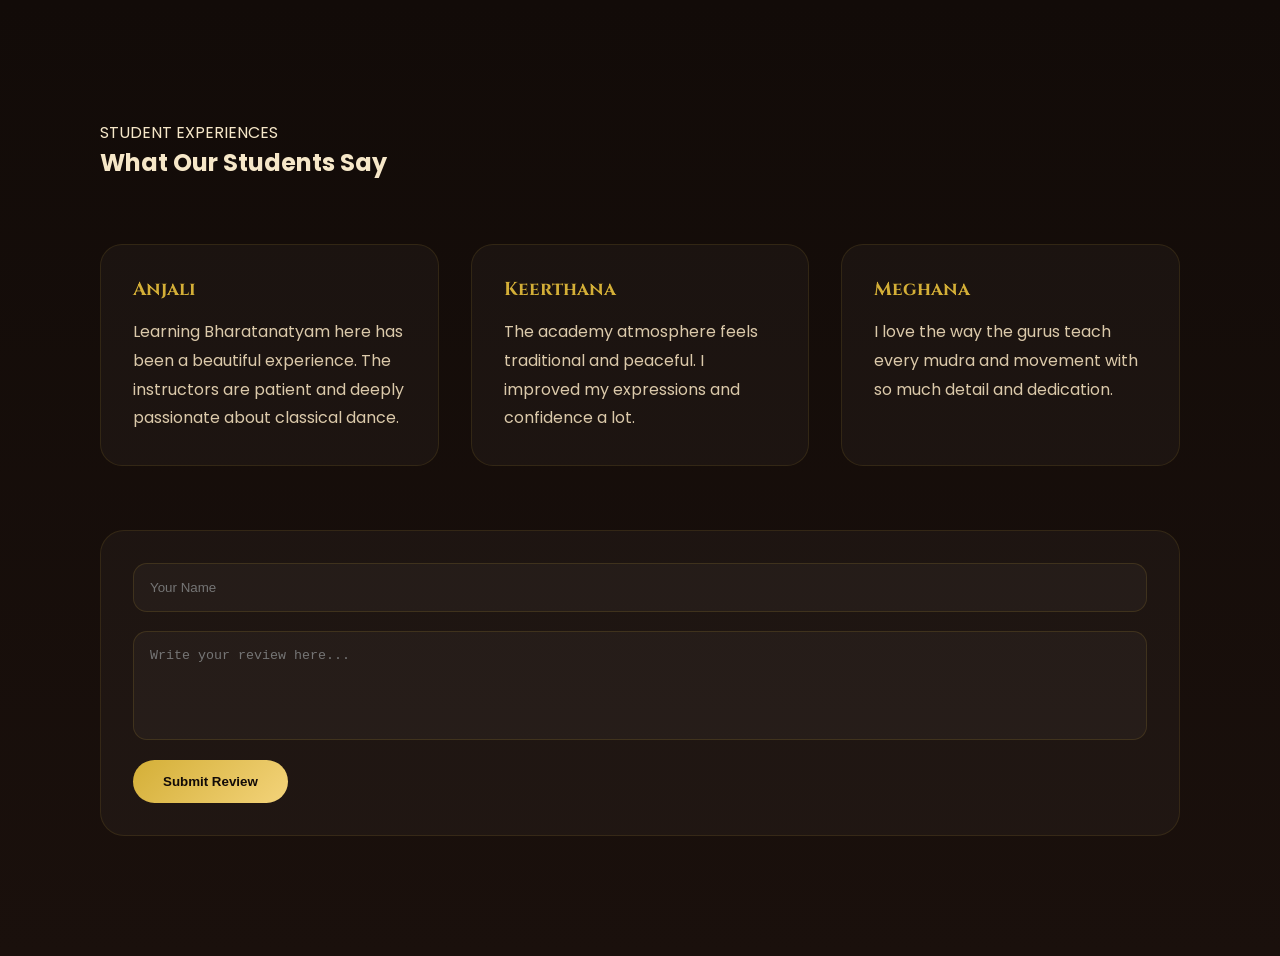
<file: reviews.html>
<!doctype html>
<html lang="en">
  <head>
    <meta charset="UTF-8" />
    <meta name="viewport" content="width=device-width, initial-scale=1.0" />
    <title>Document</title>
    <link rel="stylesheet" href="style.css">
    <link rel="stylesheet" href="css/reviews.css">
  </head>
  <body>
    <section class="reviews-section">
      <div class="container">
        <p class="section-subtitle">STUDENT EXPERIENCES</p>

        <h2 class="section-title">What Our <span>Students Say</span></h2>

        <!-- REVIEW CARDS -->

        <div class="reviews-container" id="reviewsContainer">
          <div class="review-card">
            <h3>Anjali</h3>
            <p>
              Learning Bharatanatyam here has been a beautiful experience. The
              instructors are patient and deeply passionate about classical
              dance.
            </p>
          </div>

          <div class="review-card">
            <h3>Keerthana</h3>
            <p>
              The academy atmosphere feels traditional and peaceful. I improved
              my expressions and confidence a lot.
            </p>
          </div>

          <div class="review-card">
            <h3>Meghana</h3>
            <p>
              I love the way the gurus teach every mudra and movement with so
              much detail and dedication.
            </p>
          </div>
        </div>

        <!-- REVIEW FORM -->

        <div class="review-form">
          <input type="text" id="username" placeholder="Your Name" />

          <textarea
            id="userReview"
            rows="5"
            placeholder="Write your review here..."
          ></textarea>

          <button onclick="addReview()">Submit Review</button>
        </div>
      </div>
    </section>

    <script src="js/reviews.js"></script>
  </body>
</html>
</file>
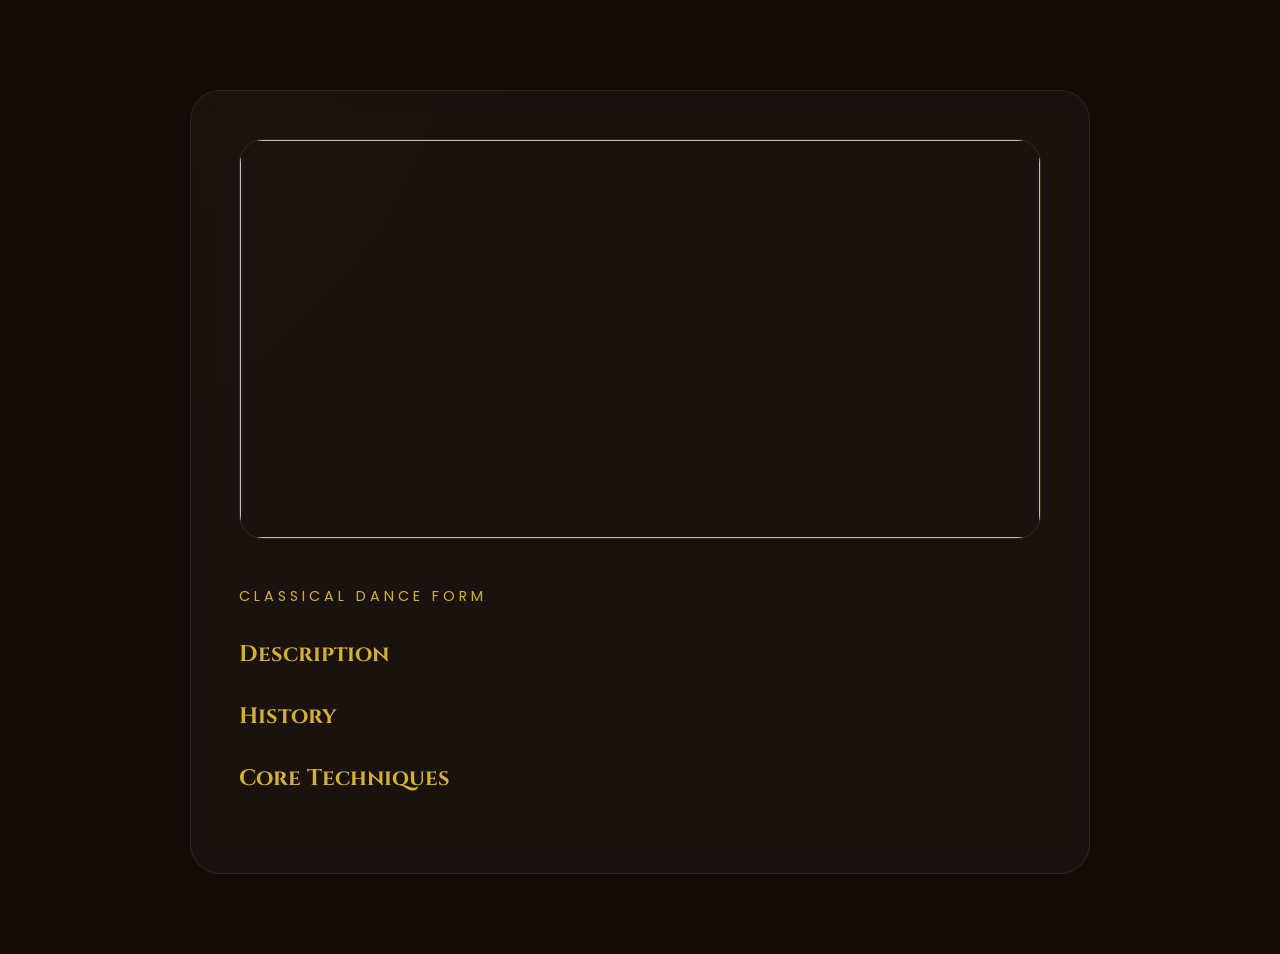
<file: pages/dance-details.html>
<!doctype html>
<html lang="en">
  <head>
    <meta charset="UTF-8" />
    <meta name="viewport" content="width=device-width, initial-scale=1.0" />
    <title>Document</title>
    <link rel="stylesheet" href="../css/style.css" />
    <link rel="stylesheet" href="../css/dance-details.css" />
  </head>
  <body>
    <section class="dance-details-section">
      <div class="container">
        <div class="dance-details-card">
          <!-- IMAGE -->

          <div class="dance-image-wrapper">
            <img id="danceImage" alt="" />
          </div>

          <!-- CONTENT -->

          <div class="dance-content">
            <p class="details-subtitle">CLASSICAL DANCE FORM</p>

            <h1 id="danceTitle"></h1>

            <div class="details-box">
              <h3>Description</h3>
              <p id="danceDescription"></p>
            </div>

            <div class="details-box">
              <h3>History</h3>
              <p id="danceHistory"></p>
            </div>

            <div class="details-box">
              <h3>Core Techniques</h3>
              <p id="danceCoreTechniques"></p>
            </div>
          </div>
        </div>
      </div>
    </section>

    <script type="module" src="../js/dance-details.js"></script>
  </body>
</html>
</file>
<file: style.css>
@import url("https://fonts.googleapis.com/css2?family=Cinzel:wght@400;500;600;700&family=Poppins:wght@300;400;500&display=swap");

* {
  margin: 0;
  padding: 0;
  box-sizing: border-box;
}

html {
  scroll-behavior: smooth;
}

body {
  font-family: "Poppins", sans-serif;
  background: #120b08;
  color: #f6e7c8;
  overflow-x: hidden;
}
</file>
<file: css/reviews.css>
.reviews-section {
  padding: 120px 100px;
  background: linear-gradient(to bottom, #120b08, #1a100c);
}

.reviews-container {
  margin-top: 4rem;
  display: grid;
  grid-template-columns: repeat(auto-fit, minmax(280px, 1fr));
  gap: 2rem;
}

.review-card {
  background: rgba(255, 255, 255, 0.03);
  border: 1px solid rgba(212, 175, 55, 0.12);
  border-radius: 22px;
  padding: 2rem;
  transition: 0.3s;
}

.review-card:hover {
  transform: translateY(-8px);
  border-color: rgba(212, 175, 55, 0.35);
}

.review-card h3 {
  color: #d4af37;
  margin-bottom: 1rem;
  font-family: "Cinzel", serif;
}

.review-card p {
  color: #dbc9aa;
  line-height: 1.8;
}

/* FORM */

.review-form {
  margin-top: 4rem;
  display: flex;
  flex-direction: column;
  gap: 1.2rem;

  background: rgba(255, 255, 255, 0.03);
  border: 1px solid rgba(212, 175, 55, 0.12);
  padding: 2rem;
  border-radius: 24px;
}

.review-form input,
.review-form textarea {
  width: 100%;
  padding: 16px;
  border-radius: 14px;
  border: 1px solid rgba(212, 175, 55, 0.15);
  background: rgba(255, 255, 255, 0.03);
  color: #f6e7c8;
  outline: none;
}

.review-form textarea {
  resize: none;
}

.review-form button {
  width: fit-content;
  padding: 14px 30px;
  border-radius: 40px;
  border: none;
  background: linear-gradient(135deg, #d4af37, #f3d37a);
  color: #120b08;
  font-weight: 600;
  cursor: pointer;
}
</file>
<file: css/style.css>
@import url("https://fonts.googleapis.com/css2?family=Cinzel:wght@400;500;600;700&family=Poppins:wght@300;400;500&display=swap");

* {
  margin: 0;
  padding: 0;
  box-sizing: border-box;
}

html {
  scroll-behavior: smooth;
}

body {
  font-family: "Poppins", sans-serif;
  background: #120b08;
  color: #f6e7c8;
  overflow-x: hidden;
}
</file>
<file: css/dance-details.css>
/* DANCE DETAILS */

.dance-details-section {
  min-height: 100vh;
  padding: 90px 0 80px;

  background:
    linear-gradient(rgba(18, 11, 8, 0.9), rgba(18, 11, 8, 0.92)),
    radial-gradient(
      circle at top left,
      rgba(139, 69, 19, 0.25),
      transparent 35%
    ),
    #120b08;
}

.dance-details-card {
  max-width: 900px;
  margin: auto;

  display: flex;
  flex-direction: column;
  gap: 2.5rem;

  background: rgba(255, 255, 255, 0.03);
  border: 1px solid rgba(212, 175, 55, 0.12);

  border-radius: 30px;
  padding: 3rem;

  backdrop-filter: blur(10px);
}

/* IMAGE */

.dance-image-wrapper {
  width: 100%;
}

.dance-image-wrapper img {
  width: 100%;
  height: 400px;
  object-fit: cover;

  border-radius: 24px;
  border: 1px solid rgba(212, 175, 55, 0.15);
}

/* CONTENT */

.dance-content {
  width: 100%;
}

.details-subtitle {
  color: #d4af37;
  letter-spacing: 4px;
  margin-bottom: 1rem;
  font-size: 0.9rem;
}

#danceTitle {
  font-size: 4rem;
  font-family: "Cinzel", serif;
  color: #f8e7c2;
  margin-bottom: 2rem;
  line-height: 1.1;
}

.details-box {
  margin-bottom: 2rem;
}

.details-box h3 {
  color: #d4af37;
  margin-bottom: 0.8rem;
  font-family: "Cinzel", serif;
  font-size: 1.4rem;
}

.details-box p {
  color: #d9c7a8;
  line-height: 1.9;
  font-size: 1rem;
}

/* RESPONSIVE */

@media (max-width: 768px) {
  .dance-details-card {
    padding: 1.5rem;
  }

  .dance-image-wrapper img {
    height: 350px;
  }

  #danceTitle {
    font-size: 2.5rem;
  }
}
</file>
